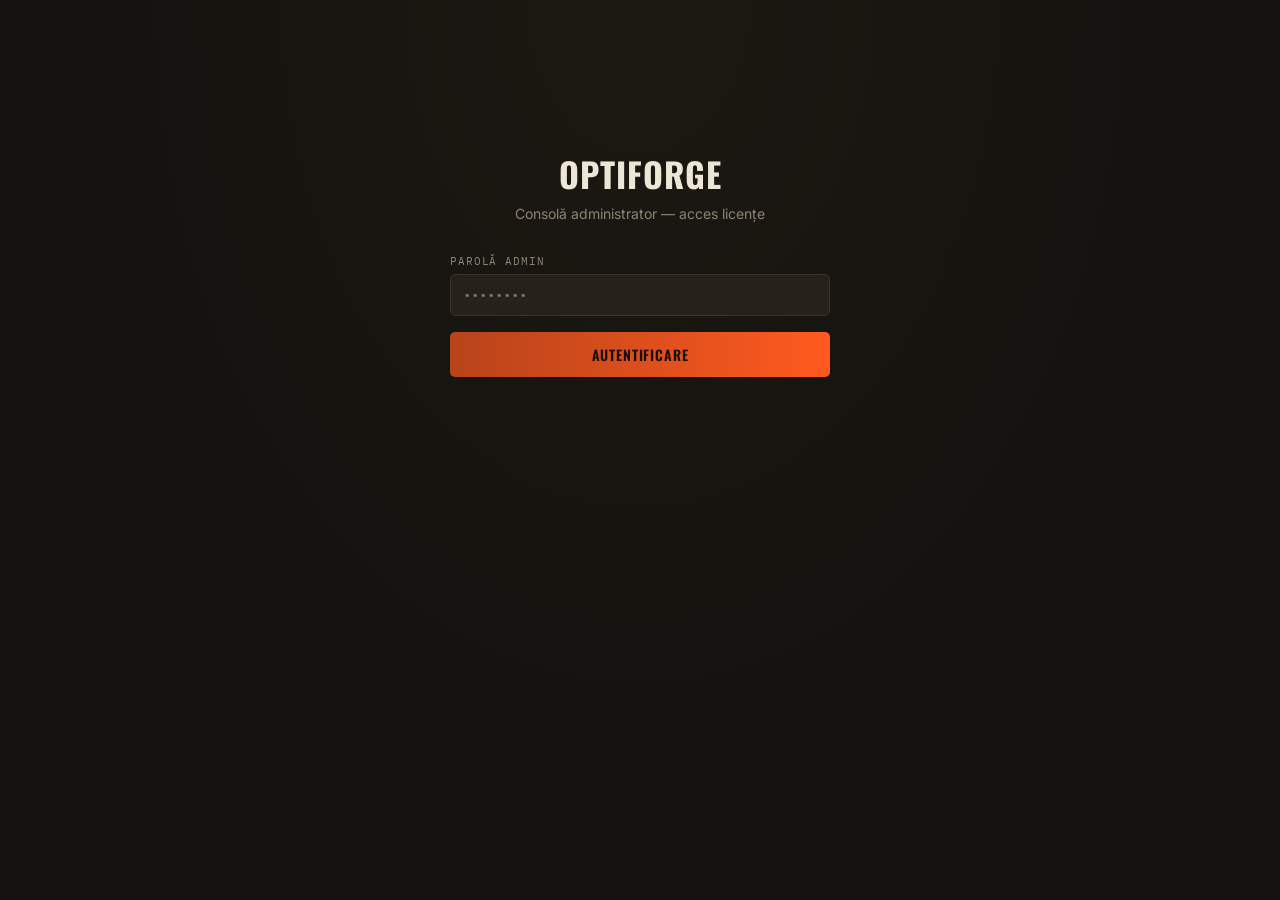
<file: admin/index.html>
<!DOCTYPE html>
<html lang="ro">

<head>
    <meta charset="UTF-8">
    <meta
        name="viewport"
        content="width=device-width, initial-scale=1.0"
    >

    <title>OptiForge — Consolă Admin</title>

    <link
        rel="preconnect"
        href="https://fonts.googleapis.com"
    >

    <link
        href="https://fonts.googleapis.com/css2?family=Oswald:wght@400;500;600;700&family=Inter:wght@400;500;600&family=IBM+Plex+Mono:wght@400;500;600&display=swap"
        rel="stylesheet"
    >

    <style>

        :root {
            --bg: #15130F;
            --bg-panel: #201D17;
            --bg-panel-raised: #26221A;
            --steel: #39352A;
            --steel-light: #4A4536;
            --text: #EDE6D6;
            --text-muted: #8C8573;
            --forge: #FF5A1F;
            --forge-dim: #B8431A;
            --spark: #4FC3F7;
            --danger: #E5484D;
            --ultimate: #C084FC;

            --font-display: 'Oswald', sans-serif;
            --font-body: 'Inter', sans-serif;
            --font-mono: 'IBM Plex Mono', monospace;
        }


        * {
            box-sizing: border-box;
            margin: 0;
            padding: 0;
        }


        body {
            background:
                radial-gradient(
                    ellipse at top,
                    #1c1912 0%,
                    var(--bg) 55%
                );

            color: var(--text);

            font-family:
                var(--font-body);

            min-height: 100vh;

            padding:
                40px 24px 80px;
        }


        .wrap {
            max-width: 1080px;
            margin: 0 auto;
        }


        header.top {
            display: flex;
            align-items: baseline;
            justify-content: space-between;

            margin-bottom: 36px;

            flex-wrap: wrap;
            gap: 12px;
        }


        .brand {
            display: flex;
            align-items: baseline;
            gap: 14px;
        }


        .brand h1 {
            font-family:
                var(--font-display);

            font-weight: 700;

            letter-spacing:
                0.5px;

            font-size: 30px;

            text-transform:
                uppercase;

            background:
                linear-gradient(
                    90deg,
                    var(--text) 0%,
                    var(--forge) 140%
                );

            -webkit-background-clip:
                text;

            background-clip:
                text;

            color:
                transparent;
        }


        .brand .tag {
            font-family:
                var(--font-mono);

            font-size: 12px;

            color:
                var(--text-muted);

            border:
                1px solid var(--steel);

            padding:
                3px 8px;

            border-radius:
                3px;
        }


        header.top .logout {
            font-family:
                var(--font-mono);

            font-size: 12px;

            color:
                var(--text-muted);

            background:
                none;

            border:
                1px solid var(--steel);

            padding:
                8px 14px;

            border-radius:
                4px;

            cursor:
                pointer;
        }


        header.top .logout:hover {
            border-color:
                var(--danger);

            color:
                var(--danger);
        }


        /* =====================================================
           LOGIN
           ===================================================== */

        #login-screen {
            max-width:
                380px;

            margin:
                12vh auto;

            text-align:
                center;
        }


        #login-screen h1 {
            font-family:
                var(--font-display);

            text-transform:
                uppercase;

            font-size:
                34px;

            font-weight:
                700;

            letter-spacing:
                1px;

            margin-bottom:
                6px;
        }


        #login-screen .sub {
            color:
                var(--text-muted);

            font-size:
                14px;

            margin-bottom:
                32px;
        }


        .field {
            text-align:
                left;

            margin-bottom:
                16px;
        }


        .field label {
            display:
                block;

            font-family:
                var(--font-mono);

            font-size:
                11px;

            text-transform:
                uppercase;

            letter-spacing:
                0.08em;

            color:
                var(--text-muted);

            margin-bottom:
                6px;
        }


        input,
        select {
            width:
                100%;

            background:
                var(--bg-panel-raised);

            border:
                1px solid var(--steel);

            color:
                var(--text);

            padding:
                11px 12px;

            border-radius:
                5px;

            font-family:
                var(--font-mono);

            font-size:
                14px;

            outline:
                none;

            transition:
                border-color .15s;
        }


        input:focus,
        select:focus {
            border-color:
                var(--forge);
        }


        .btn {
            font-family:
                var(--font-display);

            text-transform:
                uppercase;

            letter-spacing:
                0.06em;

            font-weight:
                600;

            font-size:
                14px;

            border:
                none;

            border-radius:
                5px;

            padding:
                12px 20px;

            cursor:
                pointer;

            transition:
                transform .1s,
                box-shadow .15s;

            width:
                100%;
        }


        .btn-forge {
            background:
                linear-gradient(
                    90deg,
                    var(--forge-dim),
                    var(--forge)
                );

            color:
                #1a0e06;
        }


        .btn-forge:hover {
            box-shadow:
                0 0 0 1px var(--forge),
                0 6px 20px -6px var(--forge);

            transform:
                translateY(-1px);
        }


        .btn-ghost {
            background:
                transparent;

            border:
                1px solid var(--steel);

            color:
                var(--text);

            width:
                auto;

            padding:
                9px 16px;

            font-size:
                12px;
        }


        .btn-ghost:hover {
            border-color:
                var(--spark);

            color:
                var(--spark);
        }


        #login-error {
            color:
                var(--danger);

            font-size:
                13px;

            margin-top:
                12px;

            font-family:
                var(--font-mono);

            min-height:
                18px;
        }


        /* =====================================================
           DASHBOARD
           ===================================================== */

        #dashboard {
            display:
                none;
        }


        .stats-row {
            display:
                grid;

            grid-template-columns:
                repeat(4, 1fr);

            gap:
                14px;

            margin-bottom:
                32px;
        }


        .stat {
            background:
                var(--bg-panel);

            border:
                1px solid var(--steel);

            border-radius:
                8px;

            padding:
                18px 20px;

            position:
                relative;

            overflow:
                hidden;
        }


        .stat::before {
            content:
                '';

            position:
                absolute;

            left:
                0;

            top:
                0;

            bottom:
                0;

            width:
                3px;

            background:
                var(--forge);

            opacity:
                .7;
        }


        .stat .num {
            font-family:
                var(--font-display);

            font-size:
                32px;

            font-weight:
                600;
        }


        .stat .lbl {
            font-family:
                var(--font-mono);

            font-size:
                11px;

            text-transform:
                uppercase;

            color:
                var(--text-muted);

            letter-spacing:
                .06em;

            margin-top:
                2px;
        }


        .panel {
            background:
                var(--bg-panel);

            border:
                1px solid var(--steel);

            border-radius:
                10px;

            padding:
                24px;

            margin-bottom:
                24px;
        }


        .panel h2 {
            font-family:
                var(--font-display);

            text-transform:
                uppercase;

            font-size:
                18px;

            letter-spacing:
                .04em;

            margin-bottom:
                18px;

            display:
                flex;

            align-items:
                center;

            gap:
                10px;
        }


        .panel h2 .dot {
            width:
                8px;

            height:
                8px;

            border-radius:
                50%;

            background:
                var(--forge);

            box-shadow:
                0 0 8px var(--forge);
        }


        .form-row {
            display:
                grid;

            grid-template-columns:
                1.4fr 1fr 1fr 2fr auto;

            gap:
                12px;

            align-items:
                end;
        }


        .form-row .btn {
            width:
                auto;

            padding:
                11px 22px;
        }


        #generated-box {
            margin-top:
                16px;

            background:
                var(--bg-panel-raised);

            border:
                1px dashed var(--steel-light);

            border-radius:
                6px;

            padding:
                14px;

            display:
                none;

            font-family:
                var(--font-mono);

            font-size:
                13px;

            color:
                var(--spark);

            max-height:
                180px;

            overflow-y:
                auto;

            line-height:
                1.9;
        }


        /* =====================================================
           TABLE
           ===================================================== */

        table {
            width:
                100%;

            border-collapse:
                collapse;

            font-family:
                var(--font-mono);

            font-size:
                13px;
        }


        thead th {
            text-align:
                left;

            color:
                var(--text-muted);

            text-transform:
                uppercase;

            font-size:
                11px;

            letter-spacing:
                .06em;

            padding:
                8px 10px;

            border-bottom:
                1px solid var(--steel);
        }


        tbody td {
            padding:
                10px;

            border-bottom:
                1px solid #2a2620;

            vertical-align:
                middle;
        }


        tbody tr:hover {
            background:
                rgba(
                    255,
                    90,
                    31,
                    0.04
                );
        }


        .pill {
            display:
                inline-block;

            padding:
                3px 10px;

            border-radius:
                20px;

            font-size:
                11px;

            text-transform:
                uppercase;

            letter-spacing:
                .04em;

            border:
                1px solid;
        }


        .pill.active {
            color:
                var(--spark);

            border-color:
                var(--spark);
        }


        .pill.revoked {
            color:
                var(--danger);

            border-color:
                var(--danger);
        }


        .pill.tier-pro {
            color:
                var(--forge);

            border-color:
                var(--forge);
        }


        .pill.tier-standard {
            color:
                var(--text-muted);

            border-color:
                var(--steel-light);
        }


        .pill.tier-ultimate {
            color:
                var(--ultimate);

            border-color:
                var(--ultimate);

            box-shadow:
                0 0 8px rgba(
                    192,
                    132,
                    252,
                    .15
                );
        }


        .row-actions button {
            background:
                none;

            border:
                1px solid var(--steel);

            color:
                var(--text-muted);

            font-family:
                var(--font-mono);

            font-size:
                11px;

            padding:
                5px 9px;

            border-radius:
                4px;

            cursor:
                pointer;

            margin-right:
                6px;
        }


        .row-actions button:hover {
            border-color:
                var(--spark);

            color:
                var(--spark);
        }


        .row-actions button.danger:hover {
            border-color:
                var(--danger);

            color:
                var(--danger);
        }


        .filters {
            display:
                flex;

            gap:
                10px;

            margin-bottom:
                14px;

            flex-wrap:
                wrap;
        }


        .filters select {
            width:
                auto;

            padding:
                7px 10px;

            font-size:
                12px;
        }


        .empty-state {
            text-align:
                center;

            padding:
                40px 0;

            color:
                var(--text-muted);

            font-family:
                var(--font-mono);

            font-size:
                13px;
        }


        @media (max-width: 800px) {

            .stats-row {
                grid-template-columns:
                    repeat(2, 1fr);
            }

            .form-row {
                grid-template-columns:
                    1fr;
            }

            .form-row .btn {
                width:
                    100%;
            }
        }

    </style>
</head>


<body>


<div id="login-screen">

    <h1>
        OptiForge
    </h1>


    <div class="sub">
        Consolă administrator — acces licențe
    </div>


    <div class="field">

        <label>
            Parolă admin
        </label>


        <input
            type="password"
            id="admin-password"
            placeholder="••••••••"
            onkeydown="if(event.key==='Enter') doLogin()"
        >

    </div>


    <button
        class="btn btn-forge"
        onclick="doLogin()">

        Autentificare

    </button>


    <div id="login-error"></div>

</div>


<div
    class="wrap"
    id="dashboard">


    <header class="top">

        <div class="brand">

            <h1>
                OptiForge
            </h1>


            <span class="tag">
                consolă admin
            </span>

        </div>


        <button
            class="logout"
            onclick="doLogout()">

            Deconectare

        </button>

    </header>


    <div
        class="stats-row"
        id="stats-row">
    </div>


    <!-- =====================================================
         GENERATE
         ===================================================== -->

    <div class="panel">

        <h2>

            <span class="dot"></span>

            Generează chei noi

        </h2>


        <div class="form-row">


            <div
                class="field"
                style="margin:0;">

                <label>
                    Nivel licență
                </label>


                <select id="gen-tier">

                    <option value="standard">
                        Standard (2 optimizări)
                    </option>

                    <option value="pro">
                        Pro (4 optimizări)
                    </option>

                    <option value="ultimate">
                        Ultimate (9 optimizări)
                    </option>

                </select>

            </div>


            <div
                class="field"
                style="margin:0;">

                <label>
                    Cantitate
                </label>


                <input
                    type="number"
                    id="gen-quantity"
                    value="1"
                    min="1"
                    max="200"
                >

            </div>


            <div
                class="field"
                style="margin:0;">

                <label>
                    Valabilitate (zile)
                </label>


                <input
                    type="number"
                    id="gen-days"
                    placeholder="fără expirare"
                    min="1"
                >

            </div>


            <div
                class="field"
                style="margin:0;">

                <label>
                    Notă (opțional)
                </label>


                <input
                    type="text"
                    id="gen-note"
                    placeholder="ex: client Discord #1234"
                >

            </div>


            <button
                class="btn btn-forge"
                onclick="generateKeys()">

                Forjează chei

            </button>

        </div>


        <div id="generated-box"></div>

    </div>


    <!-- =====================================================
         EXISTING KEYS
         ===================================================== -->

    <div class="panel">

        <h2>

            <span class="dot"></span>

            Chei existente

        </h2>


        <div class="filters">


            <select
                id="filter-status"
                onchange="loadKeys()">

                <option value="">
                    Toate stările
                </option>

                <option value="active">
                    Active
                </option>

                <option value="revoked">
                    Revocate
                </option>

            </select>


            <select
                id="filter-tier"
                onchange="loadKeys()">

                <option value="">
                    Toate nivelurile
                </option>

                <option value="standard">
                    Standard
                </option>

                <option value="pro">
                    Pro
                </option>

                <option value="ultimate">
                    Ultimate
                </option>

            </select>


            <button
                class="btn-ghost"
                style="width:auto;"
                onclick="loadKeys()">

                Reîmprospătează

            </button>

        </div>


        <div style="overflow-x:auto;">

            <table>

                <thead>

                    <tr>

                        <th>
                            Cheie
                        </th>

                        <th>
                            Nivel
                        </th>

                        <th>
                            Stare
                        </th>

                        <th>
                            Activată
                        </th>

                        <th>
                            Expiră
                        </th>

                        <th>
                            Notă
                        </th>

                        <th>
                            Acțiuni
                        </th>

                    </tr>

                </thead>


                <tbody id="keys-tbody"></tbody>

            </table>


            <div
                class="empty-state"
                id="empty-state"
                style="display:none;">

                Nicio cheie găsită.

            </div>

        </div>

    </div>

</div>


<script>

let ADMIN_TOKEN =
    sessionStorage.getItem(
        'of_token'
    ) || null;


// ============================================================
// API
// ============================================================

function api(
    path,
    opts = {}
) {

    opts.headers =
        opts.headers || {};


    opts.headers[
        'Content-Type'
    ] =
        'application/json';


    if (ADMIN_TOKEN) {

        opts.headers[
            'X-Admin-Token'
        ] =
            ADMIN_TOKEN;
    }


    return fetch(
        path,
        opts
    ).then(
        async response => {

            const data =
                await response.json()
                    .catch(
                        () => ({})
                    );


            if (!response.ok) {

                throw new Error(
                    data.error ||
                    'Eroare server'
                );
            }


            return data;
        }
    );
}


// ============================================================
// LOGIN
// ============================================================

async function doLogin() {

    const password =
        document.getElementById(
            'admin-password'
        ).value;


    const errorBox =
        document.getElementById(
            'login-error'
        );


    errorBox.textContent =
        '';


    try {

        const data =
            await api(
                '/api/admin/login',
                {
                    method: 'POST',

                    body:
                        JSON.stringify({
                            password
                        })
                }
            );


        ADMIN_TOKEN =
            data.token;


        sessionStorage.setItem(
            'of_token',
            ADMIN_TOKEN
        );


        showDashboard();


    } catch (error) {

        errorBox.textContent =
            'Parolă incorectă.';
    }
}


// ============================================================
// LOGOUT
// ============================================================

function doLogout() {

    api(
        '/api/admin/logout',
        {
            method: 'POST'
        }
    ).catch(
        () => {}
    );


    sessionStorage.removeItem(
        'of_token'
    );


    ADMIN_TOKEN =
        null;


    document.getElementById(
        'dashboard'
    ).style.display =
        'none';


    document.getElementById(
        'login-screen'
    ).style.display =
        'block';
}


// ============================================================
// DASHBOARD
// ============================================================

function showDashboard() {

    document.getElementById(
        'login-screen'
    ).style.display =
        'none';


    document.getElementById(
        'dashboard'
    ).style.display =
        'block';


    loadStats();
    loadKeys();
}


// ============================================================
// STATS
// ============================================================

async function loadStats() {

    try {

        const stats =
            await api(
                '/api/admin/stats'
            );


        document.getElementById(
            'stats-row'
        ).innerHTML = `

            <div class="stat">

                <div class="num">
                    ${stats.total}
                </div>

                <div class="lbl">
                    Total chei
                </div>

            </div>


            <div class="stat">

                <div class="num">
                    ${stats.active}
                </div>

                <div class="lbl">
                    Active
                </div>

            </div>


            <div class="stat">

                <div class="num">
                    ${stats.activated}
                </div>

                <div class="lbl">
                    Activate pe device
                </div>

            </div>


            <div class="stat">

                <div class="num">
                    ${stats.ultimate}
                </div>

                <div class="lbl">
                    Ultimate
                </div>

            </div>

        `;


    } catch (error) {

        if (
            error.message.includes(
                'Neautorizat'
            )
        ) {

            doLogout();
        }
    }
}


// ============================================================
// GENERATE KEYS
// ============================================================

async function generateKeys() {

    const tier =
        document.getElementById(
            'gen-tier'
        ).value;


    const quantity =
        document.getElementById(
            'gen-quantity'
        ).value;


    const daysValid =
        document.getElementById(
            'gen-days'
        ).value || null;


    const note =
        document.getElementById(
            'gen-note'
        ).value;


    try {

        const data =
            await api(
                '/api/admin/keys/generate',
                {
                    method: 'POST',

                    body:
                        JSON.stringify({

                            tier,

                            quantity,

                            days_valid:
                                daysValid,

                            note
                        })
                }
            );


        const box =
            document.getElementById(
                'generated-box'
            );


        box.style.display =
            'block';


        box.innerHTML =
            data.created
                .map(
                    key =>
                        `
                        <div>
                            ${key}
                        </div>
                        `
                )
                .join('');


        loadStats();
        loadKeys();


    } catch (error) {

        alert(
            'Eroare: ' +
            error.message
        );
    }
}


// ============================================================
// LOAD KEYS
// ============================================================

async function loadKeys() {

    const status =
        document.getElementById(
            'filter-status'
        ).value;


    const tier =
        document.getElementById(
            'filter-tier'
        ).value;


    const params =
        new URLSearchParams();


    if (status) {

        params.set(
            'status',
            status
        );
    }


    if (tier) {

        params.set(
            'tier',
            tier
        );
    }


    try {

        const keys =
            await api(
                '/api/admin/keys?' +
                params.toString()
            );


        const tbody =
            document.getElementById(
                'keys-tbody'
            );


        document.getElementById(
            'empty-state'
        ).style.display =
            keys.length
                ? 'none'
                : 'block';


        tbody.innerHTML =
            keys.map(
                key => `

                    <tr>

                        <td>
                            ${escapeHtml(
                                key.license_key
                            )}
                        </td>


                        <td>

                            <span
                                class="pill tier-${escapeHtml(
                                    key.tier
                                )}">

                                ${escapeHtml(
                                    key.tier
                                )}

                            </span>

                        </td>


                        <td>

                            <span
                                class="pill ${escapeHtml(
                                    key.status
                                )}">

                                ${
                                    key.status === 'active'
                                        ? 'activă'
                                        : 'revocată'
                                }

                            </span>

                        </td>


                        <td>

                            ${
                                key.activated_at
                                    ? new Date(
                                        key.activated_at
                                    ).toLocaleDateString(
                                        'ro-RO'
                                    )
                                    : '—'
                            }

                        </td>


                        <td>

                            ${
                                key.expires_at
                                    ? new Date(
                                        key.expires_at
                                    ).toLocaleDateString(
                                        'ro-RO'
                                    )
                                    : 'fără expirare'
                            }

                        </td>


                        <td>

                            ${
                                key.note
                                    ? escapeHtml(
                                        key.note
                                    )
                                    : '—'
                            }

                        </td>


                        <td class="row-actions">

                            ${
                                key.status === 'active'

                                    ? `
                                        <button
                                            class="danger"
                                            onclick="revokeKey('${escapeJs(
                                                key.license_key
                                            )}')">

                                            Revocă

                                        </button>
                                    `

                                    : `

                                        <button
                                            onclick="reactivateKey('${escapeJs(
                                                key.license_key
                                            )}')">

                                            Reactivează

                                        </button>

                                    `
                            }


                            <button
                                onclick="resetDevice('${escapeJs(
                                    key.license_key
                                )}')">

                                Resetează device

                            </button>


                            <button
                                class="danger"
                                onclick="deleteKey('${escapeJs(
                                    key.license_key
                                )}')">

                                Șterge

                            </button>

                        </td>

                    </tr>

                `
            ).join('');


    } catch (error) {

        if (
            error.message.includes(
                'Neautorizat'
            )
        ) {

            doLogout();
        }
    }
}


// ============================================================
// HTML ESCAPE
// ============================================================

function escapeHtml(value) {

    return String(value)
        .replaceAll(
            '&',
            '&amp;'
        )
        .replaceAll(
            '<',
            '&lt;'
        )
        .replaceAll(
            '>',
            '&gt;'
        )
        .replaceAll(
            '"',
            '&quot;'
        )
        .replaceAll(
            "'",
            '&#039;'
        );
}


function escapeJs(value) {

    return String(value)
        .replaceAll(
            '\\',
            '\\\\'
        )
        .replaceAll(
            "'",
            "\\'"
        );
}


// ============================================================
// REVOKE
// ============================================================

async function revokeKey(key) {

    try {

        await api(
            `/api/admin/keys/${encodeURIComponent(
                key
            )}/revoke`,
            {
                method: 'POST'
            }
        );


        loadStats();
        loadKeys();

    } catch (error) {

        alert(
            'Eroare: ' +
            error.message
        );
    }
}


// ============================================================
// REACTIVATE
// ============================================================

async function reactivateKey(key) {

    try {

        await api(
            `/api/admin/keys/${encodeURIComponent(
                key
            )}/reactivate`,
            {
                method: 'POST'
            }
        );


        loadStats();
        loadKeys();

    } catch (error) {

        alert(
            'Eroare: ' +
            error.message
        );
    }
}


// ============================================================
// RESET DEVICE
// ============================================================

async function resetDevice(key) {

    try {

        await api(
            `/api/admin/keys/${encodeURIComponent(
                key
            )}/reset-device`,
            {
                method: 'POST'
            }
        );


        loadKeys();

    } catch (error) {

        alert(
            'Eroare: ' +
            error.message
        );
    }
}


// ============================================================
// DELETE
// ============================================================

async function deleteKey(key) {

    if (
        !confirm(
            `Ștergi definitiv cheia ${key}?`
        )
    ) {

        return;
    }


    try {

        await api(
            `/api/admin/keys/${encodeURIComponent(
                key
            )}`,
            {
                method: 'DELETE'
            }
        );


        loadStats();
        loadKeys();

    } catch (error) {

        alert(
            'Eroare: ' +
            error.message
        );
    }
}


// ============================================================
// AUTO LOGIN
// ============================================================

if (ADMIN_TOKEN) {
    showDashboard();
}

</script>

</body>
</html>
</file>
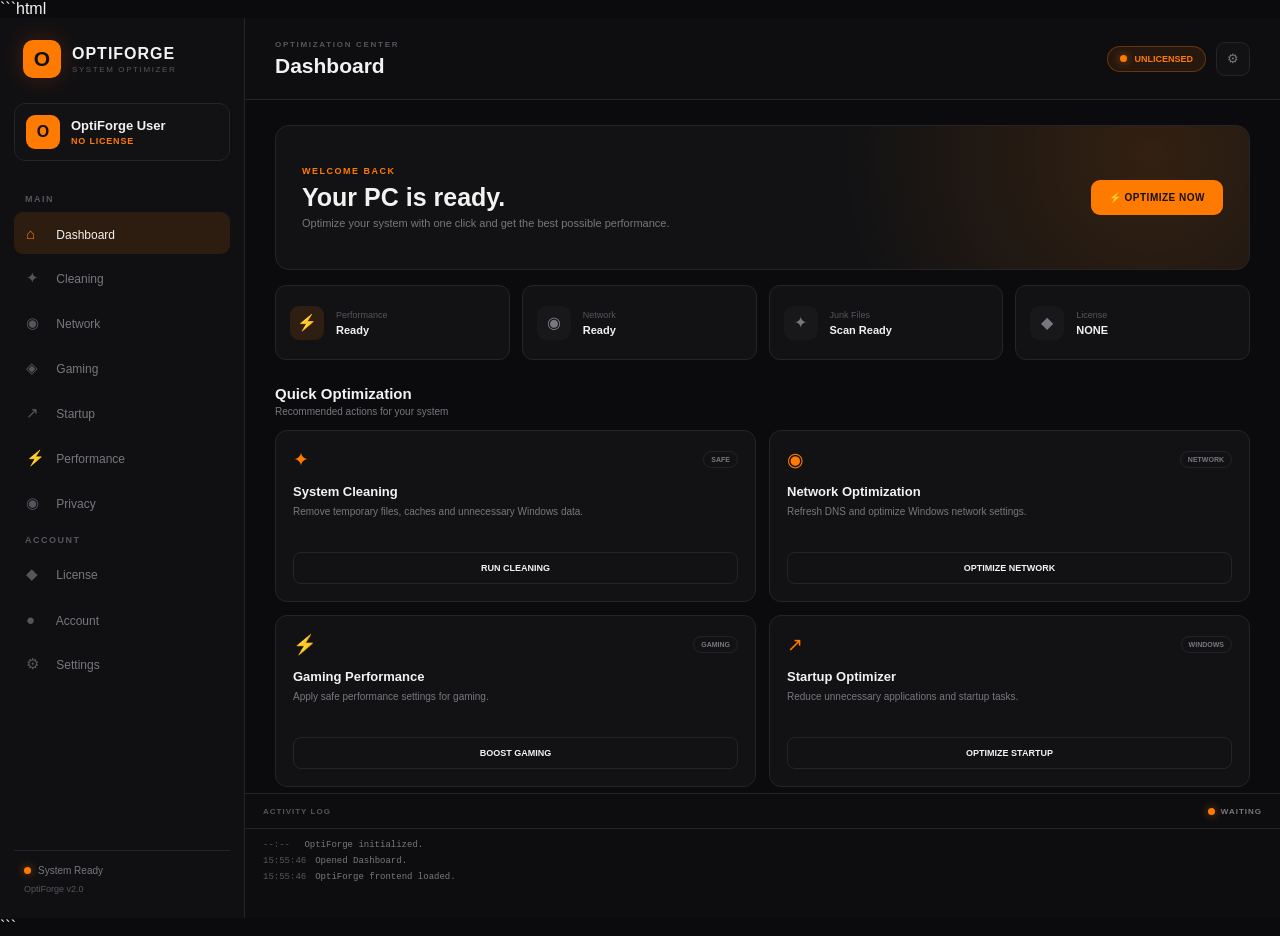
<file: client/ui/index.html>
```html
<!DOCTYPE html>
<html lang="ro">

<head>
    <meta charset="UTF-8">
    <meta name="viewport" content="width=device-width, initial-scale=1.0">
    <title>OptiForge</title>
    <link rel="stylesheet" href="styles.css">
</head>

<body data-theme="dark" data-accent="orange">

<div class="app">

    <aside class="sidebar">

        <div class="brand">
            <div class="brand-icon">O</div>

            <div>
                <div class="brand-name">OPTIFORGE</div>
                <div class="brand-sub">SYSTEM OPTIMIZER</div>
            </div>
        </div>

        <div class="profile">
            <div class="avatar">O</div>

            <div>
                <div class="profile-name">OptiForge User</div>

                <div
                    class="profile-plan"
                    id="profile-plan">
                    NO LICENSE
                </div>
            </div>
        </div>

        <div class="nav-title">
            MAIN
        </div>

        <nav>

            <button class="nav-item active" data-page="dashboard">
                <span>⌂</span>
                Dashboard
            </button>

            <button class="nav-item" data-page="cleaning">
                <span>✦</span>
                Cleaning
            </button>

            <button class="nav-item" data-page="network">
                <span>◉</span>
                Network
            </button>

            <button class="nav-item" data-page="gaming">
                <span>◈</span>
                Gaming
            </button>

            <button class="nav-item" data-page="startup">
                <span>↗</span>
                Startup
            </button>

            <button class="nav-item" data-page="performance">
                <span>⚡</span>
                Performance
            </button>

            <button class="nav-item" data-page="privacy">
                <span>◉</span>
                Privacy
            </button>

        </nav>

        <div class="nav-title">
            ACCOUNT
        </div>

        <nav>

            <button class="nav-item" data-page="license">
                <span>◆</span>
                License
            </button>

            <button class="nav-item" data-page="account">
                <span>●</span>
                Account
            </button>

            <button class="nav-item" data-page="settings">
                <span>⚙</span>
                Settings
            </button>

        </nav>

        <div class="sidebar-bottom">

            <div class="system-status">
                <span class="status-dot"></span>
                System Ready
            </div>

            <div class="version">
                OptiForge v2.0
            </div>

        </div>

    </aside>

    <main class="main">

        <header class="topbar">

            <div>

                <div class="page-label">
                    OPTIMIZATION CENTER
                </div>

                <h1 id="page-title">
                    Dashboard
                </h1>

            </div>

            <div class="top-actions">

                <div
                    class="license-badge"
                    id="license-badge">

                    <span class="status-dot"></span>

                    UNLICENSED

                </div>

                <button
                    class="icon-button"
                    id="settings-button"
                    title="Settings">

                    ⚙

                </button>

            </div>

        </header>

        <section class="content">

            <!-- DASHBOARD -->

            <div
                class="page active"
                id="page-dashboard">

                <div class="hero">

                    <div>

                        <div class="hero-small">
                            WELCOME BACK
                        </div>

                        <h2>
                            Your PC is ready.
                        </h2>

                        <p>
                            Optimize your system with one click and get the
                            best possible performance.
                        </p>

                    </div>

                    <button
                        class="primary-btn"
                        id="optimize-all">

                        ⚡ OPTIMIZE NOW

                    </button>

                </div>

                <div class="stats">

                    <div class="stat-card">

                        <div class="stat-icon orange">
                            ⚡
                        </div>

                        <div>

                            <div class="stat-title">
                                Performance
                            </div>

                            <div class="stat-value">
                                Ready
                            </div>

                        </div>

                    </div>

                    <div class="stat-card">

                        <div class="stat-icon">
                            ◉
                        </div>

                        <div>

                            <div class="stat-title">
                                Network
                            </div>

                            <div class="stat-value">
                                Ready
                            </div>

                        </div>

                    </div>

                    <div class="stat-card">

                        <div class="stat-icon">
                            ✦
                        </div>

                        <div>

                            <div class="stat-title">
                                Junk Files
                            </div>

                            <div class="stat-value">
                                Scan Ready
                            </div>

                        </div>

                    </div>

                    <div class="stat-card">

                        <div class="stat-icon">
                            ◆
                        </div>

                        <div>

                            <div class="stat-title">
                                License
                            </div>

                            <div
                                class="stat-value"
                                id="dashboard-license-status">

                                NONE

                            </div>

                        </div>

                    </div>

                </div>

                <div class="section-header">

                    <h3>
                        Quick Optimization
                    </h3>

                    <p>
                        Recommended actions for your system
                    </p>

                </div>

                <div class="optimization-grid">

                    <div class="optimization-card">

                        <div class="card-top">

                            <div class="card-icon">
                                ✦
                            </div>

                            <span class="tag">
                                SAFE
                            </span>

                        </div>

                        <h3>
                            System Cleaning
                        </h3>

                        <p>
                            Remove temporary files, caches and unnecessary
                            Windows data.
                        </p>

                        <button
                            class="secondary-btn"
                            data-action="cleaning">

                            RUN CLEANING

                        </button>

                    </div>

                    <div class="optimization-card">

                        <div class="card-top">

                            <div class="card-icon">
                                ◉
                            </div>

                            <span class="tag">
                                NETWORK
                            </span>

                        </div>

                        <h3>
                            Network Optimization
                        </h3>

                        <p>
                            Refresh DNS and optimize Windows network settings.
                        </p>

                        <button
                            class="secondary-btn"
                            data-action="network">

                            OPTIMIZE NETWORK

                        </button>

                    </div>

                    <div class="optimization-card">

                        <div class="card-top">

                            <div class="card-icon">
                                ⚡
                            </div>

                            <span class="tag">
                                GAMING
                            </span>

                        </div>

                        <h3>
                            Gaming Performance
                        </h3>

                        <p>
                            Apply safe performance settings for gaming.
                        </p>

                        <button
                            class="secondary-btn"
                            data-action="gaming">

                            BOOST GAMING

                        </button>

                    </div>

                    <div class="optimization-card">

                        <div class="card-top">

                            <div class="card-icon">
                                ↗
                            </div>

                            <span class="tag">
                                WINDOWS
                            </span>

                        </div>

                        <h3>
                            Startup Optimizer
                        </h3>

                        <p>
                            Reduce unnecessary applications and startup tasks.
                        </p>

                        <button
                            class="secondary-btn"
                            data-action="startup">

                            OPTIMIZE STARTUP

                        </button>

                    </div>

                </div>

            </div>

            <!-- CLEANING -->

            <div
                class="page"
                id="page-cleaning">

                <div class="page-heading">

                    <h2>
                        System Cleaning
                    </h2>

                    <p>
                        Clean unnecessary files from your Windows system.
                    </p>

                </div>

                <div class="large-card">

                    <div class="large-icon">
                        ✦
                    </div>

                    <h3>
                        Deep System Cleaning
                    </h3>

                    <p>
                        Temporary files, Windows caches, thumbnails,
                        recycle bin and other safe-to-remove data.
                    </p>

                    <button
                        class="primary-btn"
                        data-action="cleaning">

                        START CLEANING

                    </button>

                </div>

            </div>

            <!-- NETWORK -->

            <div
                class="page"
                id="page-network">

                <div class="page-heading">

                    <h2>
                        Network
                    </h2>

                    <p>
                        Improve network stability and refresh Windows networking.
                    </p>

                </div>

                <div class="large-card">

                    <div class="large-icon">
                        ◉
                    </div>

                    <h3>
                        Network Optimization
                    </h3>

                    <p>
                        DNS flush, Winsock reset, IP reset and network
                        configuration optimization.
                    </p>

                    <button
                        class="primary-btn"
                        data-action="network">

                        OPTIMIZE NETWORK

                    </button>

                </div>

            </div>

            <!-- GAMING -->

            <div
                class="page"
                id="page-gaming">

                <div class="page-heading">

                    <h2>
                        Gaming
                    </h2>

                    <p>
                        Performance-oriented Windows settings for gaming.
                    </p>

                </div>

                <div class="large-card">

                    <div class="large-icon">
                        ⚡
                    </div>

                    <h3>
                        Gaming Boost
                    </h3>

                    <p>
                        Optimize supported Windows performance settings
                        for gaming workloads.
                    </p>

                    <button
                        class="primary-btn"
                        data-action="gaming">

                        ENABLE GAMING MODE

                    </button>

                </div>

            </div>

            <!-- STARTUP -->

            <div
                class="page"
                id="page-startup">

                <div class="page-heading">

                    <h2>
                        Startup
                    </h2>

                    <p>
                        Manage unnecessary Windows startup tasks.
                    </p>

                </div>

                <div class="large-card">

                    <div class="large-icon">
                        ↗
                    </div>

                    <h3>
                        Startup Optimizer
                    </h3>

                    <p>
                        Disable selected non-essential background tasks
                        and reduce startup overhead.
                    </p>

                    <button
                        class="primary-btn"
                        data-action="startup">

                        OPTIMIZE STARTUP

                    </button>

                </div>

            </div>

            <!-- PERFORMANCE -->

            <div
                class="page"
                id="page-performance">

                <div class="page-heading">

                    <h2>
                        Performance
                    </h2>

                    <p>
                        System performance configuration.
                    </p>

                </div>

                <div class="large-card">

                    <div class="large-icon">
                        ⚡
                    </div>

                    <h3>
                        Maximum Performance
                    </h3>

                    <p>
                        Apply the supported power and visual-performance
                        settings.
                    </p>

                    <button
                        class="primary-btn"
                        data-action="performance">

                        APPLY PERFORMANCE MODE

                    </button>

                </div>

            </div>

            <!-- PRIVACY -->

            <div
                class="page"
                id="page-privacy">

                <div class="page-heading">

                    <h2>
                        Privacy
                    </h2>

                    <p>
                        Privacy-related Windows configuration.
                    </p>

                </div>

                <div class="large-card">

                    <div class="large-icon">
                        ◉
                    </div>

                    <h3>
                        Privacy Center
                    </h3>

                    <p>
                        Privacy controls will be available here.
                    </p>

                    <button
                        class="secondary-btn"
                        disabled>

                        COMING SOON

                    </button>

                </div>

            </div>

            <!-- LICENSE -->

            <div
                class="page"
                id="page-license">

                <div class="page-heading">

                    <h2>
                        License
                    </h2>

                    <p>
                        Activate and manage your OptiForge license.
                    </p>

                </div>

                <div
                    class="license-card"
                    id="active-license-card">

                    <div>

                        <div class="license-label">
                            CURRENT PLAN
                        </div>

                        <div
                            class="license-tier"
                            id="license-tier">

                            NONE

                        </div>

                    </div>

                    <div
                        class="license-active"
                        id="license-active">

                        <span class="status-dot"></span>

                        INACTIVE

                    </div>

                </div>

                <div
                    class="large-card"
                    style="margin-top:18px; max-width:700px;">

                    <div class="large-icon">
                        ◆
                    </div>

                    <h3>
                        Activate License
                    </h3>

                    <p>
                        Enter your OptiForge license key to activate this
                        device and unlock your purchased optimizations.
                    </p>

                    <div
                        style="
                            display:flex;
                            gap:10px;
                            width:100%;
                            margin-top:18px;
                        ">

                        <input
                            type="text"
                            id="license-key-input"
                            placeholder="OF-XXXX-XXXX-XXXX-XXXX"
                            autocomplete="off"
                            spellcheck="false"
                            style="
                                flex:1;
                                min-width:0;
                                padding:12px 14px;
                                border-radius:8px;
                                border:1px solid var(--border-color);
                                background:var(--page-bg);
                                color:var(--text-primary);
                                outline:none;
                                font-family:Consolas, monospace;
                                font-size:12px;
                            ">

                        <button
                            class="primary-btn"
                            id="activate-license-button"
                            style="
                                min-width:150px;
                                white-space:nowrap;
                            ">

                            ACTIVATE

                        </button>

                    </div>

                    <div
                        id="license-message"
                        style="
                            margin-top:12px;
                            font-size:10px;
                            min-height:15px;
                        ">

                    </div>

                </div>

                <div
                    class="large-card"
                    style="margin-top:18px; max-width:700px;">

                    <div class="large-icon">
                        ◉
                    </div>

                    <h3>
                        License Binding
                    </h3>

                    <p>
                        Your license is bound to this device through a
                        hardware identifier. One license can only be active
                        on its assigned device.
                    </p>

                    <button
                        class="secondary-btn"
                        id="refresh-license-button">

                        REFRESH LICENSE

                    </button>

                </div>

            </div>

            <!-- ACCOUNT -->

            <div
                class="page"
                id="page-account">

                <div class="page-heading">

                    <h2>
                        Account
                    </h2>

                    <p>
                        Your OptiForge account.
                    </p>

                </div>

                <div class="account-card">

                    <div class="avatar big">
                        O
                    </div>

                    <div>

                        <h3>
                            OptiForge User
                        </h3>

                        <p>
                            OptiForge user
                        </p>

                    </div>

                </div>

                <button
                    class="danger-btn"
                    id="logout-button"
                    style="margin-top:18px;">

                    LOG OUT

                </button>

            </div>

            <!-- SETTINGS -->

            <div
                class="page"
                id="page-settings">

                <div class="page-heading">

                    <h2>
                        Application Settings
                    </h2>

                    <p>
                        Customize your OptiForge experience.
                    </p>

                </div>

                <div class="settings-grid">

                    <div class="settings-card">

                        <div class="settings-card-title">
                            Appearance
                        </div>

                        <div class="setting-row">

                            <div>

                                <strong>
                                    Theme
                                </strong>

                                <p>
                                    Choose how OptiForge looks.
                                </p>

                            </div>

                            <select id="theme-select">

                                <option value="dark">
                                    Dark
                                </option>

                                <option value="light">
                                    Light
                                </option>

                            </select>

                        </div>

                    </div>

                    <div class="settings-card">

                        <div class="settings-card-title">
                            Interface
                        </div>

                        <div class="setting-row">

                            <div>

                                <strong>
                                    Animations
                                </strong>

                                <p>
                                    Enable interface animations.
                                </p>

                            </div>

                            <label class="switch">

                                <input
                                    type="checkbox"
                                    id="animations-toggle"
                                    checked>

                                <span></span>

                            </label>

                        </div>

                        <div class="setting-row">

                            <div>

                                <strong>
                                    Notifications
                                </strong>

                                <p>
                                    Show optimization notifications.
                                </p>

                            </div>

                            <label class="switch">

                                <input
                                    type="checkbox"
                                    id="notifications-toggle"
                                    checked>

                                <span></span>

                            </label>

                        </div>

                    </div>

                    <div class="settings-card">

                        <div class="settings-card-title">
                            System
                        </div>

                        <div class="setting-row">

                            <div>

                                <strong>
                                    Start with Windows
                                </strong>

                                <p>
                                    Launch OptiForge automatically with Windows.
                                </p>

                            </div>

                            <label class="switch">

                                <input
                                    type="checkbox"
                                    id="startup-toggle">

                                <span></span>

                            </label>

                        </div>

                    </div>

                    <div class="settings-card">

                        <div class="settings-card-title">
                            Reset
                        </div>

                        <div class="setting-row">

                            <div>

                                <strong>
                                    Reset Settings
                                </strong>

                                <p>
                                    Restore OptiForge settings to default.
                                </p>

                            </div>

                            <button
                                class="secondary-btn"
                                id="reset-settings"
                                style="
                                    width:auto;
                                    min-width:120px;
                                ">

                                RESET

                            </button>

                        </div>

                    </div>

                </div>

                <button
                    class="secondary-btn"
                    id="back-dashboard">

                    ← BACK TO DASHBOARD

                </button>

            </div>

        </section>

        <!-- ACTIVITY LOG -->

        <div class="log-panel">

            <div class="log-header">

                <span>
                    ACTIVITY LOG
                </span>

                <span class="log-status">

                    <span class="status-dot"></span>

                    <span id="log-status-text">
                        READY
                    </span>

                </span>

            </div>

            <div id="log">

                <div class="log-line">

                    <span class="log-time">
                        --:--
                    </span>

                    <span>
                        OptiForge initialized.
                    </span>

                </div>

            </div>

        </div>

    </main>

</div>

<script src="app.js"></script>

</body>

</html>
```
</file>
<file: client/ui/styles.css>
﻿* {
    box-sizing: border-box;
}

:root {
    --accent-color: #ff7a00;
    --page-bg: #0b0b0d;
    --sidebar-bg: #101012;
    --topbar-bg: #0e0e10;
    --card-bg: #121214;
    --card-hover: #18181b;
    --border-color: #252529;
    --text-primary: #f2f2f2;
    --text-secondary: #77777f;
    --text-muted: #55555d;
    --log-bg: #0d0d0f;
}

html,
body {
    margin: 0;
    padding: 0;
    width: 100%;
    height: 100%;
    background: var(--page-bg);
    color: var(--text-primary);
    font-family: "Segoe UI", Arial, sans-serif;
}

body {
    overflow: hidden;
    transition:
        background .25s ease,
        color .25s ease;
}

button,
select,
input {
    font-family: inherit;
}

.app {
    display: flex;
    width: 100vw;
    height: 100vh;
    background: var(--page-bg);
    transition: background .25s ease;
}

/* =========================================================
   SIDEBAR
   ========================================================= */

.sidebar {
    width: 245px;
    min-width: 245px;
    height: 100vh;
    background: var(--sidebar-bg);
    border-right: 1px solid var(--border-color);
    display: flex;
    flex-direction: column;
    padding: 22px 14px;
    transition:
        background .25s ease,
        border-color .25s ease;
}

.brand {
    display: flex;
    align-items: center;
    gap: 11px;
    padding: 0 9px 25px;
}

.brand-icon {
    width: 38px;
    height: 38px;
    border-radius: 10px;
    background: var(--accent-color);
    color: #111;
    display: flex;
    align-items: center;
    justify-content: center;
    font-size: 21px;
    font-weight: 900;
    box-shadow: 0 0 25px rgba(255, 90, 31, .22);
}

.brand-name {
    font-size: 16px;
    font-weight: 800;
    letter-spacing: 1px;
}

.brand-sub {
    margin-top: 2px;
    color: var(--text-muted);
    font-size: 8px;
    letter-spacing: 1.6px;
}

.profile {
    display: flex;
    align-items: center;
    gap: 11px;
    background: var(--card-bg);
    border: 1px solid var(--border-color);
    border-radius: 11px;
    padding: 11px;
    margin-bottom: 25px;
    transition: background .25s ease, border-color .25s ease;
}

.avatar {
    width: 34px;
    height: 34px;
    border-radius: 9px;
    background: var(--accent-color);
    color: #111;
    display: flex;
    align-items: center;
    justify-content: center;
    font-weight: 800;
}

.avatar.big {
    width: 58px;
    height: 58px;
    font-size: 22px;
}

.profile-name {
    font-size: 13px;
    font-weight: 700;
}

.profile-plan {
    margin-top: 3px;
    color: var(--accent-color);
    font-size: 9px;
    font-weight: 700;
    letter-spacing: .8px;
}

.nav-title {
    color: var(--text-muted);
    font-size: 9px;
    font-weight: 700;
    letter-spacing: 1.5px;
    padding: 0 11px;
    margin: 8px 0;
}

.nav-item {
    width: 100%;
    height: 42px;
    border: 0;
    border-radius: 9px;
    background: transparent;
    color: var(--text-secondary);
    text-align: left;
    padding: 0 12px;
    margin-bottom: 3px;
    cursor: pointer;
    font-size: 12px;
    transition: .18s ease;
}

.nav-item span {
    display: inline-block;
    width: 27px;
    color: var(--text-muted);
    font-size: 15px;
}

.nav-item:hover {
    background: var(--card-hover);
    color: var(--text-primary);
}

.nav-item:hover span {
    color: var(--accent-color);
}

.nav-item.active {
    background: color-mix(in srgb, var(--accent-color) 12%, transparent);
    color: var(--text-primary);
}

.nav-item.active span {
    color: var(--accent-color);
}

.sidebar-bottom {
    margin-top: auto;
    padding: 14px 10px 2px;
    border-top: 1px solid var(--border-color);
}

.system-status {
    color: var(--text-secondary);
    font-size: 10px;
    display: flex;
    align-items: center;
    gap: 7px;
}

.status-dot {
    width: 7px;
    height: 7px;
    display: inline-block;
    border-radius: 50%;
    background: var(--accent-color);
    box-shadow: 0 0 9px color-mix(in srgb, var(--accent-color) 60%, transparent);
}

.version {
    color: var(--text-muted);
    font-size: 9px;
    margin-top: 8px;
}

/* =========================================================
   MAIN
   ========================================================= */

.main {
    min-width: 0;
    flex: 1;
    height: 100vh;
    display: flex;
    flex-direction: column;
    background: var(--page-bg);
    transition: background .25s ease;
}

.topbar {
    height: 82px;
    min-height: 82px;
    border-bottom: 1px solid var(--border-color);
    display: flex;
    align-items: center;
    justify-content: space-between;
    padding: 0 30px;
    background: var(--topbar-bg);
    transition:
        background .25s ease,
        border-color .25s ease;
}

.page-label {
    color: var(--text-muted);
    font-size: 8px;
    letter-spacing: 1.7px;
    font-weight: 700;
}

.topbar h1 {
    margin: 5px 0 0;
    font-size: 21px;
    font-weight: 700;
}

.top-actions {
    display: flex;
    align-items: center;
    gap: 10px;
}

.license-badge {
    border: 1px solid color-mix(in srgb, var(--accent-color) 30%, transparent);
    background: color-mix(in srgb, var(--accent-color) 10%, transparent);
    color: var(--accent-color);
    border-radius: 20px;
    padding: 7px 12px;
    font-size: 9px;
    font-weight: 800;
    display: flex;
    align-items: center;
    gap: 7px;
}

.icon-button {
    width: 34px;
    height: 34px;
    border: 1px solid var(--border-color);
    background: var(--card-bg);
    color: var(--text-secondary);
    border-radius: 9px;
    cursor: pointer;
}

.content {
    flex: 1;
    min-height: 0;
    overflow-y: auto;
    padding: 25px 30px;
}

.page {
    display: none;
}

.page.active {
    display: block;
}

/* =========================================================
   HERO
   ========================================================= */

.hero {
    min-height: 145px;
    background:
        radial-gradient(
            circle at 90% 20%,
            color-mix(in srgb, var(--accent-color) 14%, transparent),
            transparent 35%
        ),
        var(--card-bg);
    border: 1px solid var(--border-color);
    border-radius: 14px;
    padding: 26px;
    display: flex;
    align-items: center;
    justify-content: space-between;
    overflow: hidden;
    transition: background .25s ease, border-color .25s ease;
}

.hero-small {
    color: var(--accent-color);
    font-size: 9px;
    font-weight: 800;
    letter-spacing: 1.5px;
}

.hero h2 {
    margin: 7px 0 5px;
    font-size: 25px;
}

.hero p {
    margin: 0;
    color: var(--text-secondary);
    font-size: 11px;
}

/* =========================================================
   BUTTONS
   ========================================================= */

.primary-btn {
    border: 0;
    border-radius: 9px;
    background: var(--accent-color);
    color: #111;
    font-size: 10px;
    font-weight: 900;
    letter-spacing: .5px;
    padding: 12px 18px;
    cursor: pointer;
    transition: .18s ease;
}

.primary-btn:hover {
    filter: brightness(1.1);
    transform: translateY(-1px);
}

.secondary-btn {
    width: 100%;
    border: 1px solid var(--border-color);
    border-radius: 8px;
    background: var(--card-bg);
    color: var(--text-primary);
    padding: 10px;
    font-size: 9px;
    font-weight: 800;
    cursor: pointer;
    transition: .18s ease;
}

.secondary-btn:hover {
    border-color: var(--accent-color);
    color: var(--accent-color);
}

.danger-btn {
    border: 1px solid #ef4444;
    background: transparent;
    color: #ef4444;
    border-radius: 8px;
    padding: 10px 15px;
    cursor: pointer;
    font-size: 10px;
    font-weight: 800;
}

.danger-btn:hover {
    background: rgba(239, 68, 68, .1);
}

/* =========================================================
   STATS
   ========================================================= */

.stats {
    display: grid;
    grid-template-columns: repeat(4, 1fr);
    gap: 12px;
    margin-top: 15px;
}

.stat-card {
    min-height: 75px;
    border: 1px solid var(--border-color);
    background: var(--card-bg);
    border-radius: 11px;
    padding: 14px;
    display: flex;
    align-items: center;
    gap: 12px;
    transition: background .25s ease, border-color .25s ease;
}

.stat-icon {
    width: 34px;
    height: 34px;
    border-radius: 9px;
    background: var(--card-hover);
    color: var(--text-secondary);
    display: flex;
    align-items: center;
    justify-content: center;
}

.stat-icon.orange {
    background: color-mix(in srgb, var(--accent-color) 12%, transparent);
    color: var(--accent-color);
}

.stat-title {
    color: var(--text-muted);
    font-size: 9px;
}

.stat-value {
    margin-top: 4px;
    font-size: 11px;
    font-weight: 700;
}

/* =========================================================
   CARDS
   ========================================================= */

.section-header {
    margin: 25px 0 13px;
}

.section-header h3 {
    margin: 0;
    font-size: 15px;
}

.section-header p,
.page-heading p {
    margin: 4px 0 0;
    color: var(--text-secondary);
    font-size: 10px;
}

.optimization-grid {
    display: grid;
    grid-template-columns: repeat(2, 1fr);
    gap: 13px;
}

.optimization-card {
    background: var(--card-bg);
    border: 1px solid var(--border-color);
    border-radius: 12px;
    padding: 17px;
    transition: .18s ease;
}

.optimization-card:hover {
    border-color: var(--accent-color);
    transform: translateY(-1px);
}

.card-top {
    display: flex;
    align-items: center;
    justify-content: space-between;
}

.card-icon,
.large-icon {
    color: var(--accent-color);
    font-size: 19px;
}

.tag {
    border: 1px solid var(--border-color);
    border-radius: 20px;
    padding: 4px 7px;
    color: var(--text-secondary);
    font-size: 7px;
    font-weight: 800;
}

.optimization-card h3 {
    margin: 13px 0 5px;
    font-size: 13px;
}

.optimization-card p {
    min-height: 34px;
    margin: 0 0 14px;
    color: var(--text-secondary);
    font-size: 10px;
    line-height: 1.5;
}

/* =========================================================
   OTHER PAGES
   ========================================================= */

.page-heading {
    margin-bottom: 20px;
}

.page-heading h2 {
    margin: 0;
    font-size: 22px;
}

.large-card,
.license-card,
.account-card {
    background: var(--card-bg);
    border: 1px solid var(--border-color);
    transition: background .25s ease, border-color .25s ease;
}

.large-card {
    max-width: 700px;
    border-radius: 14px;
    padding: 30px;
}

.large-icon {
    width: 48px;
    height: 48px;
    border-radius: 12px;
    background: color-mix(in srgb, var(--accent-color) 10%, transparent);
    display: flex;
    align-items: center;
    justify-content: center;
}

.large-card h3 {
    margin: 18px 0 7px;
    font-size: 17px;
}

.large-card p {
    color: var(--text-secondary);
    font-size: 11px;
    line-height: 1.6;
    max-width: 600px;
    margin-bottom: 22px;
}

.license-card,
.account-card {
    max-width: 700px;
    border-radius: 14px;
    padding: 25px;
    display: flex;
    align-items: center;
    justify-content: space-between;
}

.license-label {
    color: var(--text-muted);
    font-size: 8px;
    letter-spacing: 1.4px;
}

.license-tier {
    margin-top: 5px;
    color: var(--accent-color);
    font-size: 25px;
    font-weight: 900;
}

.license-active {
    color: var(--text-secondary);
    font-size: 9px;
    display: flex;
    align-items: center;
    gap: 7px;
}

.account-card {
    justify-content: flex-start;
    gap: 16px;
}

.account-card h3 {
    margin: 0;
}

.account-card p {
    margin: 4px 0;
    color: var(--text-secondary);
    font-size: 10px;
}

/* =========================================================
   SETTINGS
   ========================================================= */

.settings-container {
    display: grid;
    grid-template-columns: repeat(2, minmax(0, 1fr));
    gap: 16px;
}

.settings-card {
    min-height: 105px;
    padding: 20px;
    background: var(--card-bg);
    border: 1px solid var(--border-color);
    border-radius: 14px;

    display: flex;
    align-items: center;
    justify-content: space-between;
    gap: 20px;

    transition:
        background .25s ease,
        border-color .25s ease,
        transform .18s ease;
}

.settings-card:hover {
    border-color: var(--accent-color);
    transform: translateY(-1px);
}

.settings-info {
    display: flex;
    align-items: center;
    gap: 14px;
}

.settings-icon {
    width: 42px;
    height: 42px;
    min-width: 42px;
    border-radius: 11px;

    display: flex;
    align-items: center;
    justify-content: center;

    background: color-mix(
        in srgb,
        var(--accent-color) 12%,
        transparent
    );

    color: var(--accent-color);
    font-size: 18px;
}

.settings-info h3 {
    margin: 0 0 5px;
    font-size: 13px;
}

.settings-info p {
    margin: 0;
    color: var(--text-secondary);
    font-size: 10px;
    line-height: 1.5;
}

/* SELECT */

.settings-select {
    min-width: 125px;
    padding: 10px 12px;

    color: var(--text-primary);
    background: var(--page-bg);

    border: 1px solid var(--border-color);
    border-radius: 8px;

    outline: none;
    cursor: pointer;
    font-size: 11px;
}

.settings-select:focus,
.settings-select:hover {
    border-color: var(--accent-color);
}

.settings-select option {
    background: var(--card-bg);
    color: var(--text-primary);
}

/* SWITCH */

.switch {
    position: relative;
    display: inline-block;
    width: 48px;
    height: 26px;
    flex-shrink: 0;
}

.switch input {
    opacity: 0;
    width: 0;
    height: 0;
}

.switch .slider {
    position: absolute;
    inset: 0;
    cursor: pointer;

    background: #292d35;
    border: 1px solid #3a3f49;
    border-radius: 30px;

    transition: .2s ease;
}

.switch .slider::before {
    content: "";

    position: absolute;

    width: 20px;
    height: 20px;

    left: 2px;
    top: 2px;

    background: #fff;
    border-radius: 50%;

    transition: .2s ease;
}

.switch input:checked + .slider {
    background: var(--accent-color);
    border-color: var(--accent-color);
}

.switch input:checked + .slider::before {
    transform: translateX(22px);
}

.back-dashboard {
    max-width: 260px;
    margin-top: 18px;
}

.danger-card {
    border-color: rgba(239, 68, 68, .25);
}

.danger-card:hover {
    border-color: #ef4444;
}

/* =========================================================
   LOG
   ========================================================= */

.log-panel {
    height: 125px;
    min-height: 125px;
    border-top: 1px solid var(--border-color);
    background: var(--log-bg);
    transition: background .25s ease, border-color .25s ease;
}

.log-header {
    height: 35px;
    border-bottom: 1px solid var(--border-color);
    padding: 0 18px;
    display: flex;
    align-items: center;
    justify-content: space-between;
    color: var(--text-muted);
    font-size: 8px;
    font-weight: 800;
    letter-spacing: 1px;
}

.log-status {
    display: flex;
    align-items: center;
    gap: 6px;
    color: var(--text-secondary);
}

#log {
    height: 90px;
    overflow-y: auto;
    padding: 8px 18px;
    font-family: Consolas, monospace;
    font-size: 9px;
}

.log-line {
    color: var(--text-secondary);
    padding: 3px 0;
}

.log-time {
    color: var(--text-muted);
    margin-right: 9px;
}

/* =========================================================
   LIGHT THEME
   ========================================================= */

body[data-theme="light"] {
    --page-bg: #f2f4f7;
    --sidebar-bg: #ffffff;
    --topbar-bg: #ffffff;
    --card-bg: #ffffff;
    --card-hover: #eef0f4;
    --border-color: #d9dde5;
    --text-primary: #15171b;
    --text-secondary: #656b76;
    --text-muted: #858b98;
    --log-bg: #ffffff;
}

body[data-theme="light"] .nav-item.active {
    background: color-mix(
        in srgb,
        var(--accent-color) 10%,
        transparent
    );
}

body[data-theme="light"] .switch .slider {
    background: #d0d5dd;
    border-color: #c5cad3;
}

body[data-theme="light"] .settings-select {
    background: #f7f8fa;
}

/* =========================================================
   ACCENTS
   ========================================================= */

body[data-accent="orange"] {
    --accent-color: #ff7a00;
}

body[data-accent="blue"] {
    --accent-color: #3b82f6;
}

body[data-accent="purple"] {
    --accent-color: #8b5cf6;
}

body[data-accent="green"] {
    --accent-color: #22c55e;
}

/* =========================================================
   NO ANIMATIONS
   ========================================================= */

body.no-animations *,
body.no-animations *::before,
body.no-animations *::after {
    animation: none !important;
    transition: none !important;
}

/* =========================================================
   SCROLLBAR
   ========================================================= */

::-webkit-scrollbar {
    width: 6px;
}

::-webkit-scrollbar-track {
    background: var(--page-bg);
}

::-webkit-scrollbar-thumb {
    background: var(--border-color);
    border-radius: 10px;
}

::-webkit-scrollbar-thumb:hover {
    background: var(--accent-color);
}

/* =========================================================
   RESPONSIVE
   ========================================================= */

@media (max-width: 900px) {
    .sidebar {
        width: 205px;
        min-width: 205px;
    }

    .stats {
        grid-template-columns: repeat(2, 1fr);
    }

    .settings-container {
        grid-template-columns: 1fr;
    }
}
</file>
